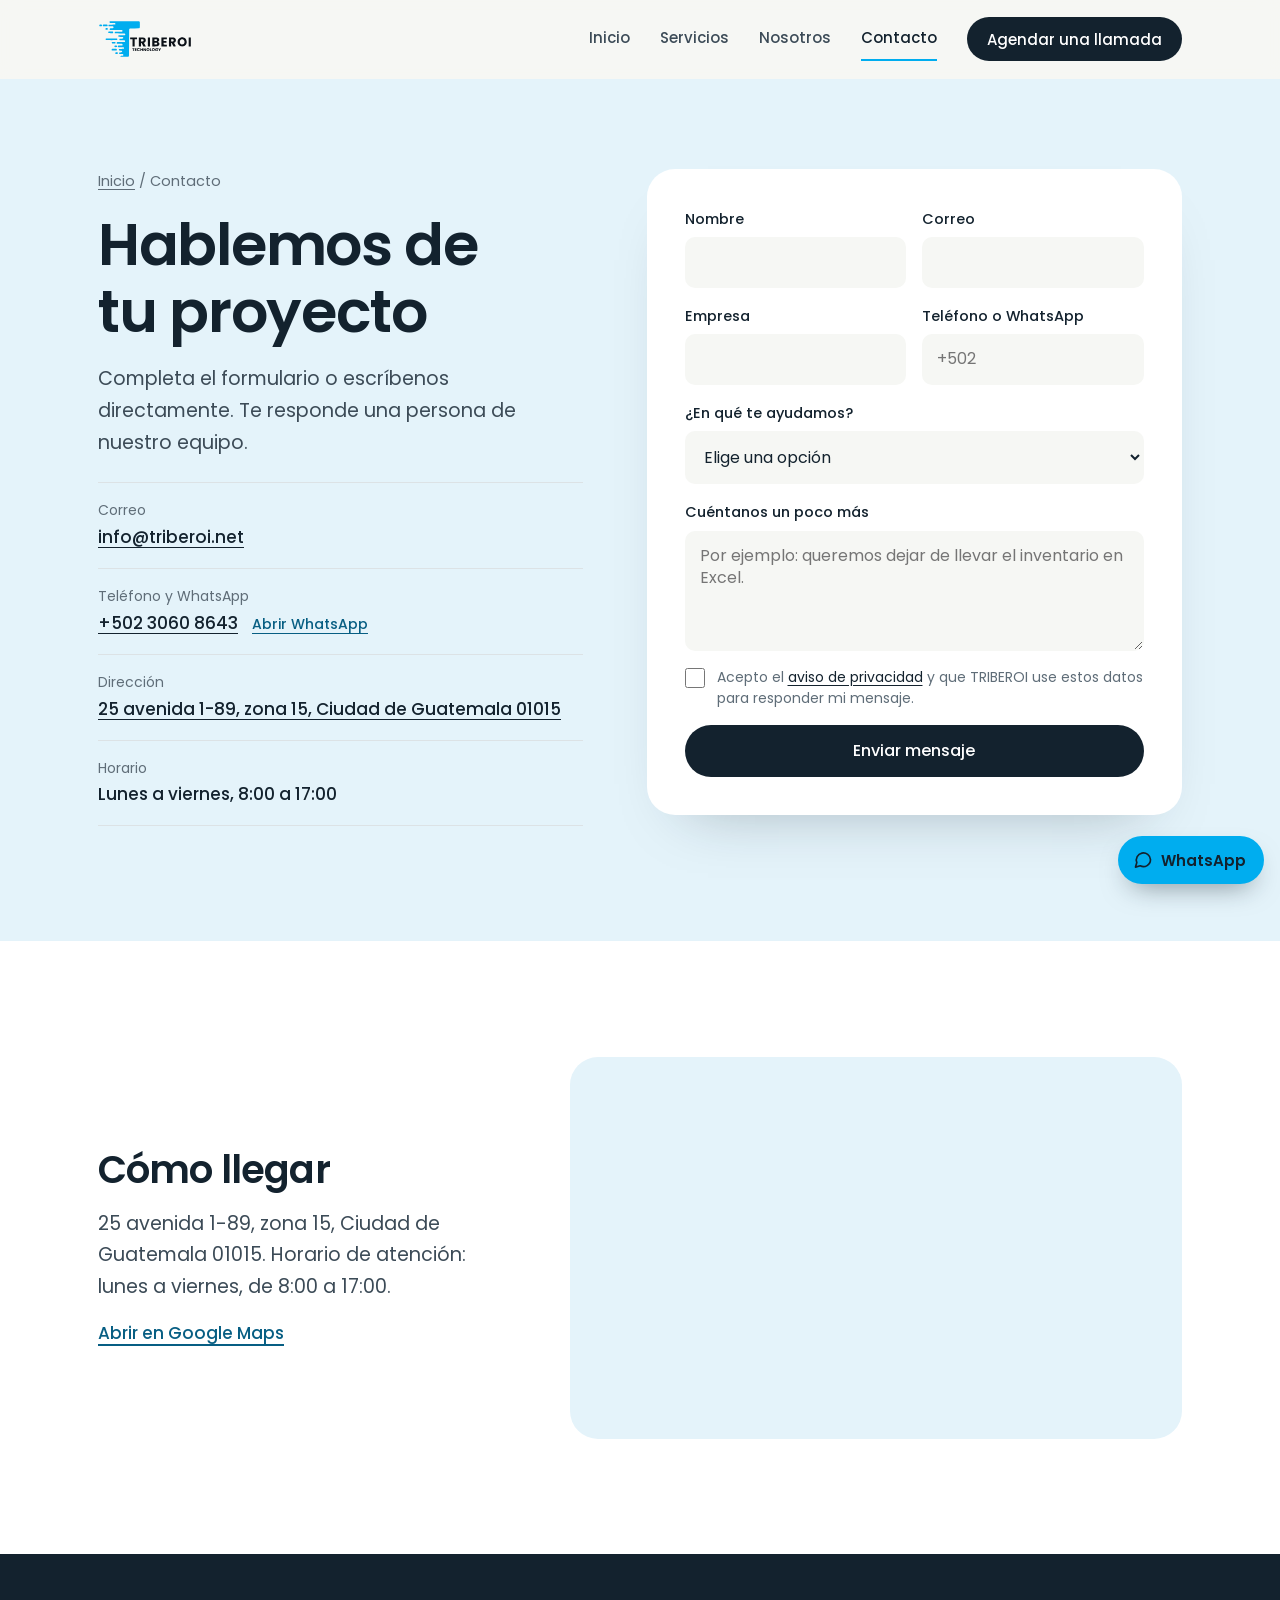
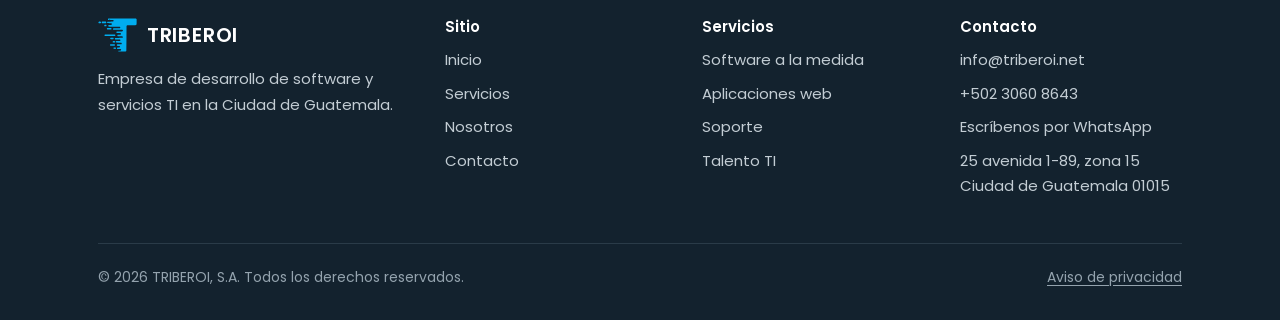
<file: contacto/index.html>
<!doctype html>
<html lang="es-GT">
<head>
<meta charset="utf-8">
<meta name="viewport" content="width=device-width, initial-scale=1, viewport-fit=cover">
<title>Contacto | TRIBEROI Technology, Guatemala</title>
<meta name="description" content="Escríbenos a info@triberoi.net o al +502 3060 8643. Oficina en 25 avenida 1-89, zona 15, Ciudad de Guatemala. Te responde una persona del equipo.">
<link rel="canonical" href="https://www.triberoi.net/contacto">
<link rel="alternate" hreflang="es-GT" href="https://www.triberoi.net/contacto"><link rel="alternate" hreflang="x-default" href="https://www.triberoi.net/contacto">
<meta name="robots" content="index, follow, max-image-preview:large, max-snippet:-1">
<meta name="author" content="TRIBEROI, S.A.">
<meta name="geo.region" content="GT-GU"><meta name="geo.placename" content="Ciudad de Guatemala">
<meta property="og:type" content="website"><meta property="og:locale" content="es_GT"><meta property="og:site_name" content="TRIBEROI Technology">
<meta property="og:title" content="Contacto | TRIBEROI Technology, Guatemala"><meta property="og:description" content="Escríbenos a info@triberoi.net o al +502 3060 8643. Oficina en 25 avenida 1-89, zona 15, Ciudad de Guatemala. Te responde una persona del equipo."><meta property="og:url" content="https://www.triberoi.net/contacto">
<meta property="og:image" content="https://www.triberoi.net/assets/og-triberoi.png"><meta property="og:image:width" content="1200"><meta property="og:image:height" content="630"><meta property="og:image:alt" content="TRIBEROI: Hacemos que la tecnología trabaje para tu empresa">
<meta name="twitter:card" content="summary_large_image"><meta name="twitter:title" content="Contacto | TRIBEROI Technology, Guatemala"><meta name="twitter:description" content="Escríbenos a info@triberoi.net o al +502 3060 8643. Oficina en 25 avenida 1-89, zona 15, Ciudad de Guatemala. Te responde una persona del equipo."><meta name="twitter:image" content="https://www.triberoi.net/assets/og-triberoi.png">
<meta name="theme-color" content="#F6F7F4">
<link rel="icon" href="/favicon.ico" sizes="48x48">
<link rel="icon" href="/assets/simbolo.svg" type="image/svg+xml">
<link rel="apple-touch-icon" href="/apple-touch-icon.png">
<link rel="manifest" href="/site.webmanifest">
<link rel="preload" href="/assets/fonts/poppins-latin-600-normal.woff2" as="font" type="font/woff2" crossorigin>
<link rel="preload" href="/assets/fonts/poppins-latin-400-normal.woff2" as="font" type="font/woff2" crossorigin>
<link rel="preconnect" href="https://images.unsplash.com" crossorigin>
<link rel="stylesheet" href="/assets/styles.css?v=5">
<script type="application/ld+json">
{"@context":"https://schema.org","@graph":[{"@type":["Organization","ProfessionalService"],"@id":"https://www.triberoi.net/#organizacion","name":"TRIBEROI Technology","alternateName":"TRIBEROI","legalName":"TRIBEROI, S.A.","url":"https://www.triberoi.net/","logo":{"@type":"ImageObject","url":"https://www.triberoi.net/assets/logo.png","width":600,"height":242},"image":"https://www.triberoi.net/assets/og-triberoi.png","slogan":"Hacemos que la tecnología trabaje para tu empresa.","description":"Empresa guatemalteca de tecnología: desarrollo de software a la medida, aplicaciones y sitios web, hosting, soporte, bases de datos, marketing digital, outsourcing de talento TI y consultoría tecnológica.","foundingDate":"2026-04-28","foundingLocation":{"@type":"Place","name":"Ciudad de Guatemala, Guatemala"},"telephone":"+50230608643","email":"info@triberoi.net","address":{"@type":"PostalAddress","streetAddress":"25 avenida 1-89, zona 15","postalCode":"01015","addressLocality":"Ciudad de Guatemala","addressRegion":"Guatemala","addressCountry":"GT"},"hasMap":"https://www.google.com/maps/search/?api=1&query=25+avenida+1-89+zona+15+Ciudad+de+Guatemala","openingHoursSpecification":[{"@type":"OpeningHoursSpecification","dayOfWeek":["Monday","Tuesday","Wednesday","Thursday","Friday"],"opens":"08:00","closes":"17:00"}],"contactPoint":[{"@type":"ContactPoint","contactType":"customer service","telephone":"+50230608643","email":"info@triberoi.net","areaServed":"GT","availableLanguage":["es"]}],"areaServed":{"@type":"Country","name":"Guatemala"},"knowsAbout":["Desarrollo de software","Desarrollo web","Hosting","Computación en la nube","Bases de datos","Soporte técnico","Marketing digital","Outsourcing de TI","Consultoría tecnológica"],"makesOffer":[{"@type":"Offer","itemOffered":{"@id":"https://www.triberoi.net/servicios#software"}},{"@type":"Offer","itemOffered":{"@id":"https://www.triberoi.net/servicios#web"}},{"@type":"Offer","itemOffered":{"@id":"https://www.triberoi.net/servicios#hosting"}},{"@type":"Offer","itemOffered":{"@id":"https://www.triberoi.net/servicios#soporte"}},{"@type":"Offer","itemOffered":{"@id":"https://www.triberoi.net/servicios#datos"}},{"@type":"Offer","itemOffered":{"@id":"https://www.triberoi.net/servicios#marketing"}},{"@type":"Offer","itemOffered":{"@id":"https://www.triberoi.net/servicios#talento"}},{"@type":"Offer","itemOffered":{"@id":"https://www.triberoi.net/servicios#consultoria"}}]},{"@type":"WebSite","@id":"https://www.triberoi.net/#sitio","url":"https://www.triberoi.net/","name":"TRIBEROI Technology","inLanguage":"es-GT","publisher":{"@id":"https://www.triberoi.net/#organizacion"}},{"@type":"BreadcrumbList","@id":"https://www.triberoi.net/contacto#migas","itemListElement":[{"@type":"ListItem","position":1,"name":"Inicio","item":"https://www.triberoi.net/"},{"@type":"ListItem","position":2,"name":"Contacto","item":"https://www.triberoi.net/contacto"}]},{"@type":"ContactPage","@id":"https://www.triberoi.net/contacto#pagina","url":"https://www.triberoi.net/contacto","name":"Contacto | TRIBEROI Technology, Guatemala","description":"Escríbenos a info@triberoi.net o al +502 3060 8643. Oficina en 25 avenida 1-89, zona 15, Ciudad de Guatemala. Te responde una persona del equipo.","inLanguage":"es-GT","isPartOf":{"@id":"https://www.triberoi.net/#sitio"},"about":{"@id":"https://www.triberoi.net/#organizacion"},"primaryImageOfPage":{"@type":"ImageObject","url":"https://www.triberoi.net/assets/og-triberoi.png"},"dateModified":"2026-10-25","breadcrumb":{"@id":"https://www.triberoi.net/contacto#migas"}}]}
</script>
</head>
<body>
<a class="skip" href="#contenido">Saltar al contenido</a>
<header class="top">
  <div class="wrap">
    <a class="brand" href="/" aria-label="TRIBEROI, ir al inicio"><img src="/assets/logo.svg" alt="TRIBEROI Technology" width="101" height="38"></a>
    <button class="menu-btn" id="menuBtn" type="button" aria-expanded="false" aria-controls="nav" aria-label="Abrir menú"><svg width="22" height="22" viewBox="0 0 24 24" fill="none" stroke="currentColor" stroke-width="2" stroke-linecap="round" aria-hidden="true"><line x1="3" y1="7" x2="21" y2="7"/><line x1="3" y1="12" x2="21" y2="12"/><line x1="3" y1="17" x2="21" y2="17"/></svg></button>
    <nav class="nav" id="nav" aria-label="Principal">
      <a href="/">Inicio</a><a href="/servicios">Servicios</a><a href="/nosotros">Nosotros</a><a href="/contacto" aria-current="page">Contacto</a>
      <a class="btn btn-ink" href="/contacto">Agendar una llamada</a>
    </nav>
  </div>
</header>
<main id="contenido">

<section class="skyband" style="padding-top:clamp(48px,7vw,96px)">
  <div class="wrap contact">
    <div class="contact-copy">
      <p class="crumbs"><a href="/">Inicio</a> / Contacto</p>
      <h1>Hablemos de tu proyecto</h1>
      <p class="lead">Completa el formulario o escríbenos directamente. Te responde una persona de nuestro equipo.</p>
      <div class="info">
        <div><span>Correo</span><span><a href="mailto:info@triberoi.net">info@triberoi.net</a></span></div>
        <div><span>Teléfono y WhatsApp</span><span><a href="tel:+50230608643">+502 3060 8643</a> <a class="mini" href="https://wa.me/50230608643" target="_blank" rel="noopener">Abrir WhatsApp</a></span></div>
        <div><span>Dirección</span><span><a href="https://www.google.com/maps/search/?api=1&amp;query=25+avenida+1-89+zona+15+Ciudad+de+Guatemala" target="_blank" rel="noopener">25 avenida 1-89, zona 15, Ciudad de Guatemala 01015</a></span></div>
        <div><span>Horario</span><span>Lunes a viernes, 8:00 a 17:00</span></div>
      </div>
    </div>
    <form data-form novalidate>
      <div class="field"><label for="c-nombre">Nombre</label><input id="c-nombre" name="nombre" type="text" autocomplete="name" required></div>
      <div class="field"><label for="c-correo">Correo</label><input id="c-correo" name="correo" type="email" autocomplete="email" required></div>
      <div class="field"><label for="c-empresa">Empresa</label><input id="c-empresa" name="empresa" type="text" autocomplete="organization"></div>
      <div class="field"><label for="c-tel">Teléfono o WhatsApp</label><input id="c-tel" name="telefono" type="tel" autocomplete="tel" placeholder="+502"></div>
      <div class="field full"><label for="c-servicio">¿En qué te ayudamos?</label><select id="c-servicio" name="servicio"><option value="">Elige una opción</option><option value="software">Software a la medida</option><option value="web">Aplicaciones y sitios web</option><option value="hosting">Hosting y nube</option><option value="soporte">Soporte y mantenimiento</option><option value="datos">Bases de datos</option><option value="marketing">Marketing digital</option><option value="talento">Outsourcing de talento TI</option><option value="consultoria">Consultoría tecnológica</option><option value="otro">Aún no lo sé</option></select></div>
      <div class="field full"><label for="c-msg">Cuéntanos un poco más</label><textarea id="c-msg" name="mensaje" placeholder="Por ejemplo: queremos dejar de llevar el inventario en Excel."></textarea></div>
      <label class="check" for="c-priv"><input id="c-priv" name="privacidad" type="checkbox" required><span>Acepto el <a href="/privacidad">aviso de privacidad</a> y que TRIBEROI use estos datos para responder mi mensaje.</span></label>
      <button class="btn btn-ink" type="submit">Enviar mensaje</button>
    </form>
  </div>
</section>
<section class="white map-sec" aria-labelledby="mapa-t">
  <div class="wrap map-wrap">
    <div><h2 id="mapa-t">Cómo llegar</h2><p class="lead">25 avenida 1-89, zona 15, Ciudad de Guatemala 01015. Horario de atención: lunes a viernes, de 8:00 a 17:00.</p><p><a class="textlink" href="https://www.google.com/maps/search/?api=1&amp;query=25+avenida+1-89+zona+15+Ciudad+de+Guatemala" target="_blank" rel="noopener">Abrir en Google Maps</a></p></div>
    <div class="map"><iframe title="Mapa de la oficina de TRIBEROI en la zona 15 de la Ciudad de Guatemala" src="https://www.google.com/maps?q=25+avenida+1-89+zona+15+Ciudad+de+Guatemala&amp;output=embed" loading="lazy" referrerpolicy="no-referrer-when-downgrade"></iframe></div>
  </div>
</section>
</main>
<footer>
  <div class="wrap">
    <div class="foot">
      <div><p class="foot-brand"><img src="/assets/simbolo.svg" alt="" width="40" height="35"><span>TRIBEROI</span></p><p>Empresa de desarrollo de software y servicios TI en la Ciudad de Guatemala.</p></div>
      <div><h2>Sitio</h2><ul><li><a href="/">Inicio</a></li><li><a href="/servicios">Servicios</a></li><li><a href="/nosotros">Nosotros</a></li><li><a href="/contacto">Contacto</a></li></ul></div>
      <div><h2>Servicios</h2><ul><li><a href="/servicios#software">Software a la medida</a></li><li><a href="/servicios#web">Aplicaciones web</a></li><li><a href="/servicios#soporte">Soporte</a></li><li><a href="/servicios#talento">Talento TI</a></li></ul></div>
      <div><h2>Contacto</h2><address><ul><li><a href="mailto:info@triberoi.net">info@triberoi.net</a></li><li><a href="tel:+50230608643">+502 3060 8643</a></li><li><a href="https://wa.me/50230608643" target="_blank" rel="noopener">Escríbenos por WhatsApp</a></li><li><a href="https://www.google.com/maps/search/?api=1&amp;query=25+avenida+1-89+zona+15+Ciudad+de+Guatemala" target="_blank" rel="noopener">25 avenida 1-89, zona 15<br>Ciudad de Guatemala 01015</a></li></ul></address></div>
    </div>
    <div class="legal"><span>© 2026 TRIBEROI, S.A. Todos los derechos reservados.</span><a href="/privacidad">Aviso de privacidad</a></div>
  </div>
</footer>
<a class="wa-float" href="https://wa.me/50230608643" target="_blank" rel="noopener" aria-label="Escríbenos por WhatsApp al +502 3060 8643"><svg width="20" height="20" viewBox="0 0 24 24" fill="none" stroke="currentColor" stroke-width="2" stroke-linecap="round" stroke-linejoin="round" aria-hidden="true"><path d="M21 11.5a8.4 8.4 0 0 1-12.4 7.4L3 20.5l1.6-5.4A8.5 8.5 0 1 1 21 11.5z"/></svg><span>WhatsApp</span></a>
<script src="/assets/app.js?v=5" defer></script>
</body>
</html>
</file>
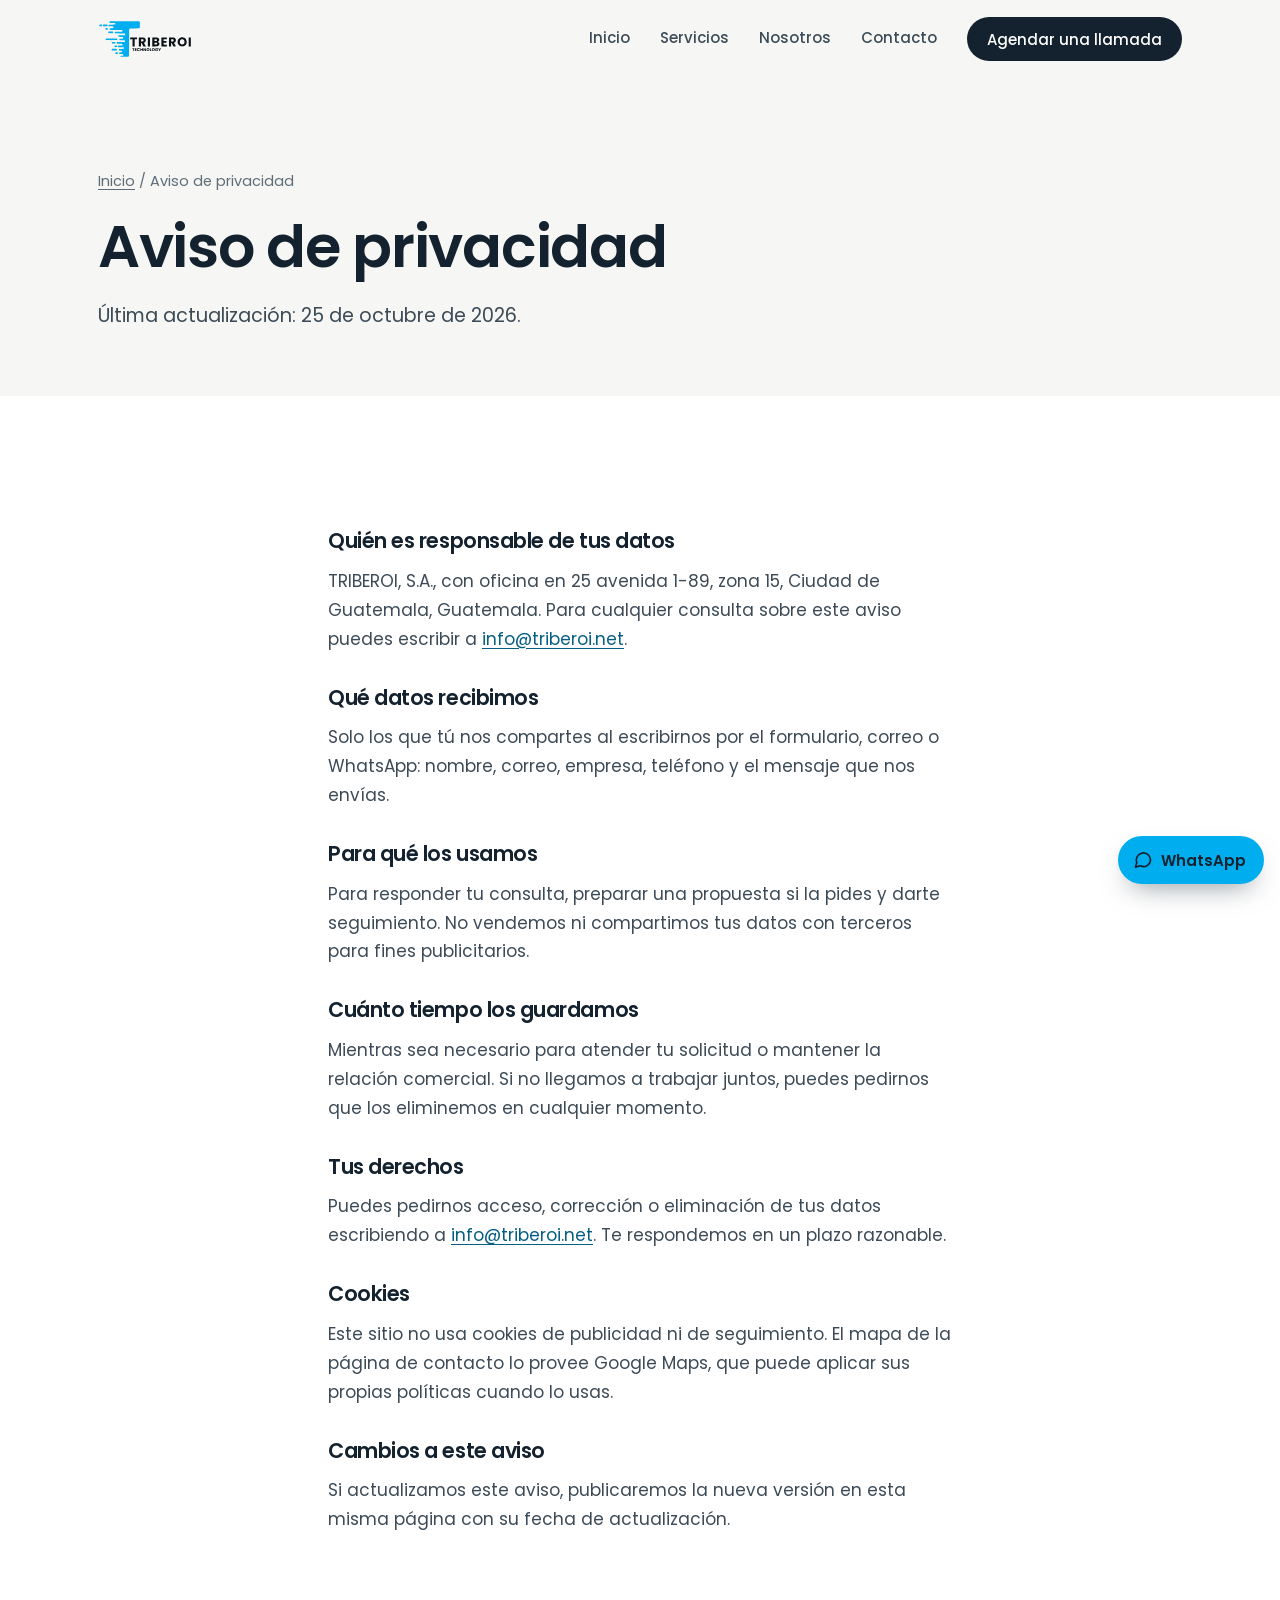
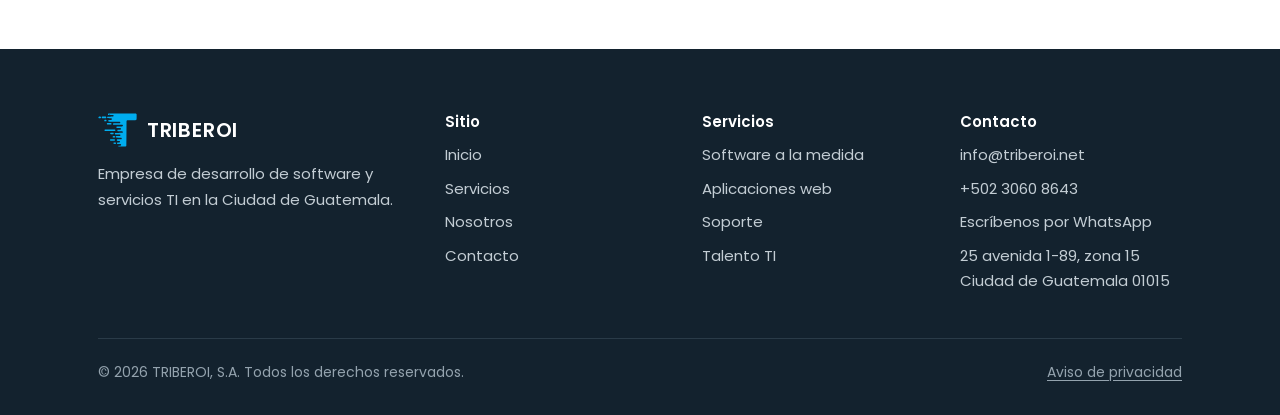
<file: privacidad/index.html>
<!doctype html>
<html lang="es-GT">
<head>
<meta charset="utf-8">
<meta name="viewport" content="width=device-width, initial-scale=1, viewport-fit=cover">
<title>Aviso de privacidad | TRIBEROI</title>
<meta name="description" content="Cómo TRIBEROI, S.A. trata los datos que compartes al escribirnos por el sitio web, correo o WhatsApp.">
<link rel="canonical" href="https://www.triberoi.net/privacidad">
<link rel="alternate" hreflang="es-GT" href="https://www.triberoi.net/privacidad"><link rel="alternate" hreflang="x-default" href="https://www.triberoi.net/privacidad">
<meta name="robots" content="index, follow, max-image-preview:large, max-snippet:-1">
<meta name="author" content="TRIBEROI, S.A.">
<meta name="geo.region" content="GT-GU"><meta name="geo.placename" content="Ciudad de Guatemala">
<meta property="og:type" content="website"><meta property="og:locale" content="es_GT"><meta property="og:site_name" content="TRIBEROI Technology">
<meta property="og:title" content="Aviso de privacidad | TRIBEROI"><meta property="og:description" content="Cómo TRIBEROI, S.A. trata los datos que compartes al escribirnos por el sitio web, correo o WhatsApp."><meta property="og:url" content="https://www.triberoi.net/privacidad">
<meta property="og:image" content="https://www.triberoi.net/assets/og-triberoi.png"><meta property="og:image:width" content="1200"><meta property="og:image:height" content="630"><meta property="og:image:alt" content="TRIBEROI: Hacemos que la tecnología trabaje para tu empresa">
<meta name="twitter:card" content="summary_large_image"><meta name="twitter:title" content="Aviso de privacidad | TRIBEROI"><meta name="twitter:description" content="Cómo TRIBEROI, S.A. trata los datos que compartes al escribirnos por el sitio web, correo o WhatsApp."><meta name="twitter:image" content="https://www.triberoi.net/assets/og-triberoi.png">
<meta name="theme-color" content="#F6F7F4">
<link rel="icon" href="/favicon.ico" sizes="48x48">
<link rel="icon" href="/assets/simbolo.svg" type="image/svg+xml">
<link rel="apple-touch-icon" href="/apple-touch-icon.png">
<link rel="manifest" href="/site.webmanifest">
<link rel="preload" href="/assets/fonts/poppins-latin-600-normal.woff2" as="font" type="font/woff2" crossorigin>
<link rel="preload" href="/assets/fonts/poppins-latin-400-normal.woff2" as="font" type="font/woff2" crossorigin>
<link rel="preconnect" href="https://images.unsplash.com" crossorigin>
<link rel="stylesheet" href="/assets/styles.css?v=5">
<script type="application/ld+json">
{"@context":"https://schema.org","@graph":[{"@type":["Organization","ProfessionalService"],"@id":"https://www.triberoi.net/#organizacion","name":"TRIBEROI Technology","alternateName":"TRIBEROI","legalName":"TRIBEROI, S.A.","url":"https://www.triberoi.net/","logo":{"@type":"ImageObject","url":"https://www.triberoi.net/assets/logo.png","width":600,"height":242},"image":"https://www.triberoi.net/assets/og-triberoi.png","slogan":"Hacemos que la tecnología trabaje para tu empresa.","description":"Empresa guatemalteca de tecnología: desarrollo de software a la medida, aplicaciones y sitios web, hosting, soporte, bases de datos, marketing digital, outsourcing de talento TI y consultoría tecnológica.","foundingDate":"2026-04-28","foundingLocation":{"@type":"Place","name":"Ciudad de Guatemala, Guatemala"},"telephone":"+50230608643","email":"info@triberoi.net","address":{"@type":"PostalAddress","streetAddress":"25 avenida 1-89, zona 15","postalCode":"01015","addressLocality":"Ciudad de Guatemala","addressRegion":"Guatemala","addressCountry":"GT"},"hasMap":"https://www.google.com/maps/search/?api=1&query=25+avenida+1-89+zona+15+Ciudad+de+Guatemala","openingHoursSpecification":[{"@type":"OpeningHoursSpecification","dayOfWeek":["Monday","Tuesday","Wednesday","Thursday","Friday"],"opens":"08:00","closes":"17:00"}],"contactPoint":[{"@type":"ContactPoint","contactType":"customer service","telephone":"+50230608643","email":"info@triberoi.net","areaServed":"GT","availableLanguage":["es"]}],"areaServed":{"@type":"Country","name":"Guatemala"},"knowsAbout":["Desarrollo de software","Desarrollo web","Hosting","Computación en la nube","Bases de datos","Soporte técnico","Marketing digital","Outsourcing de TI","Consultoría tecnológica"],"makesOffer":[{"@type":"Offer","itemOffered":{"@id":"https://www.triberoi.net/servicios#software"}},{"@type":"Offer","itemOffered":{"@id":"https://www.triberoi.net/servicios#web"}},{"@type":"Offer","itemOffered":{"@id":"https://www.triberoi.net/servicios#hosting"}},{"@type":"Offer","itemOffered":{"@id":"https://www.triberoi.net/servicios#soporte"}},{"@type":"Offer","itemOffered":{"@id":"https://www.triberoi.net/servicios#datos"}},{"@type":"Offer","itemOffered":{"@id":"https://www.triberoi.net/servicios#marketing"}},{"@type":"Offer","itemOffered":{"@id":"https://www.triberoi.net/servicios#talento"}},{"@type":"Offer","itemOffered":{"@id":"https://www.triberoi.net/servicios#consultoria"}}]},{"@type":"WebSite","@id":"https://www.triberoi.net/#sitio","url":"https://www.triberoi.net/","name":"TRIBEROI Technology","inLanguage":"es-GT","publisher":{"@id":"https://www.triberoi.net/#organizacion"}},{"@type":"BreadcrumbList","@id":"https://www.triberoi.net/privacidad#migas","itemListElement":[{"@type":"ListItem","position":1,"name":"Inicio","item":"https://www.triberoi.net/"},{"@type":"ListItem","position":2,"name":"Aviso de privacidad","item":"https://www.triberoi.net/privacidad"}]},{"@type":"WebPage","@id":"https://www.triberoi.net/privacidad#pagina","url":"https://www.triberoi.net/privacidad","name":"Aviso de privacidad | TRIBEROI","description":"Cómo TRIBEROI, S.A. trata los datos que compartes al escribirnos por el sitio web, correo o WhatsApp.","inLanguage":"es-GT","isPartOf":{"@id":"https://www.triberoi.net/#sitio"},"about":{"@id":"https://www.triberoi.net/#organizacion"},"primaryImageOfPage":{"@type":"ImageObject","url":"https://www.triberoi.net/assets/og-triberoi.png"},"dateModified":"2026-10-25","breadcrumb":{"@id":"https://www.triberoi.net/privacidad#migas"}}]}
</script>
</head>
<body>
<a class="skip" href="#contenido">Saltar al contenido</a>
<header class="top">
  <div class="wrap">
    <a class="brand" href="/" aria-label="TRIBEROI, ir al inicio"><img src="/assets/logo.svg" alt="TRIBEROI Technology" width="101" height="38"></a>
    <button class="menu-btn" id="menuBtn" type="button" aria-expanded="false" aria-controls="nav" aria-label="Abrir menú"><svg width="22" height="22" viewBox="0 0 24 24" fill="none" stroke="currentColor" stroke-width="2" stroke-linecap="round" aria-hidden="true"><line x1="3" y1="7" x2="21" y2="7"/><line x1="3" y1="12" x2="21" y2="12"/><line x1="3" y1="17" x2="21" y2="17"/></svg></button>
    <nav class="nav" id="nav" aria-label="Principal">
      <a href="/">Inicio</a><a href="/servicios">Servicios</a><a href="/nosotros">Nosotros</a><a href="/contacto">Contacto</a>
      <a class="btn btn-ink" href="/contacto">Agendar una llamada</a>
    </nav>
  </div>
</header>
<main id="contenido">
<div class="page-intro">
  <div class="wrap">
    <p class="crumbs"><a href="/">Inicio</a> / Aviso de privacidad</p>
    <h1>Aviso de privacidad</h1>
    <p class="lead">Última actualización: 25 de octubre de 2026.</p>
  </div>
</div>
<section class="white">
  <div class="wrap prose">
    <h2>Quién es responsable de tus datos</h2>
    <p>TRIBEROI, S.A., con oficina en 25 avenida 1-89, zona 15, Ciudad de Guatemala, Guatemala. Para cualquier consulta sobre este aviso puedes escribir a <a href="mailto:info@triberoi.net">info@triberoi.net</a>.</p>
    <h2>Qué datos recibimos</h2>
    <p>Solo los que tú nos compartes al escribirnos por el formulario, correo o WhatsApp: nombre, correo, empresa, teléfono y el mensaje que nos envías.</p>
    <h2>Para qué los usamos</h2>
    <p>Para responder tu consulta, preparar una propuesta si la pides y darte seguimiento. No vendemos ni compartimos tus datos con terceros para fines publicitarios.</p>
    <h2>Cuánto tiempo los guardamos</h2>
    <p>Mientras sea necesario para atender tu solicitud o mantener la relación comercial. Si no llegamos a trabajar juntos, puedes pedirnos que los eliminemos en cualquier momento.</p>
    <h2>Tus derechos</h2>
    <p>Puedes pedirnos acceso, corrección o eliminación de tus datos escribiendo a <a href="mailto:info@triberoi.net">info@triberoi.net</a>. Te respondemos en un plazo razonable.</p>
    <h2>Cookies</h2>
    <p>Este sitio no usa cookies de publicidad ni de seguimiento. El mapa de la página de contacto lo provee Google Maps, que puede aplicar sus propias políticas cuando lo usas.</p>
    <h2>Cambios a este aviso</h2>
    <p>Si actualizamos este aviso, publicaremos la nueva versión en esta misma página con su fecha de actualización.</p>
  </div>
</section>
</main>
<footer>
  <div class="wrap">
    <div class="foot">
      <div><p class="foot-brand"><img src="/assets/simbolo.svg" alt="" width="40" height="35"><span>TRIBEROI</span></p><p>Empresa de desarrollo de software y servicios TI en la Ciudad de Guatemala.</p></div>
      <div><h2>Sitio</h2><ul><li><a href="/">Inicio</a></li><li><a href="/servicios">Servicios</a></li><li><a href="/nosotros">Nosotros</a></li><li><a href="/contacto">Contacto</a></li></ul></div>
      <div><h2>Servicios</h2><ul><li><a href="/servicios#software">Software a la medida</a></li><li><a href="/servicios#web">Aplicaciones web</a></li><li><a href="/servicios#soporte">Soporte</a></li><li><a href="/servicios#talento">Talento TI</a></li></ul></div>
      <div><h2>Contacto</h2><address><ul><li><a href="mailto:info@triberoi.net">info@triberoi.net</a></li><li><a href="tel:+50230608643">+502 3060 8643</a></li><li><a href="https://wa.me/50230608643" target="_blank" rel="noopener">Escríbenos por WhatsApp</a></li><li><a href="https://www.google.com/maps/search/?api=1&amp;query=25+avenida+1-89+zona+15+Ciudad+de+Guatemala" target="_blank" rel="noopener">25 avenida 1-89, zona 15<br>Ciudad de Guatemala 01015</a></li></ul></address></div>
    </div>
    <div class="legal"><span>© 2026 TRIBEROI, S.A. Todos los derechos reservados.</span><a href="/privacidad">Aviso de privacidad</a></div>
  </div>
</footer>
<a class="wa-float" href="https://wa.me/50230608643" target="_blank" rel="noopener" aria-label="Escríbenos por WhatsApp al +502 3060 8643"><svg width="20" height="20" viewBox="0 0 24 24" fill="none" stroke="currentColor" stroke-width="2" stroke-linecap="round" stroke-linejoin="round" aria-hidden="true"><path d="M21 11.5a8.4 8.4 0 0 1-12.4 7.4L3 20.5l1.6-5.4A8.5 8.5 0 1 1 21 11.5z"/></svg><span>WhatsApp</span></a>
<script src="/assets/app.js?v=5" defer></script>
</body>
</html>
</file>
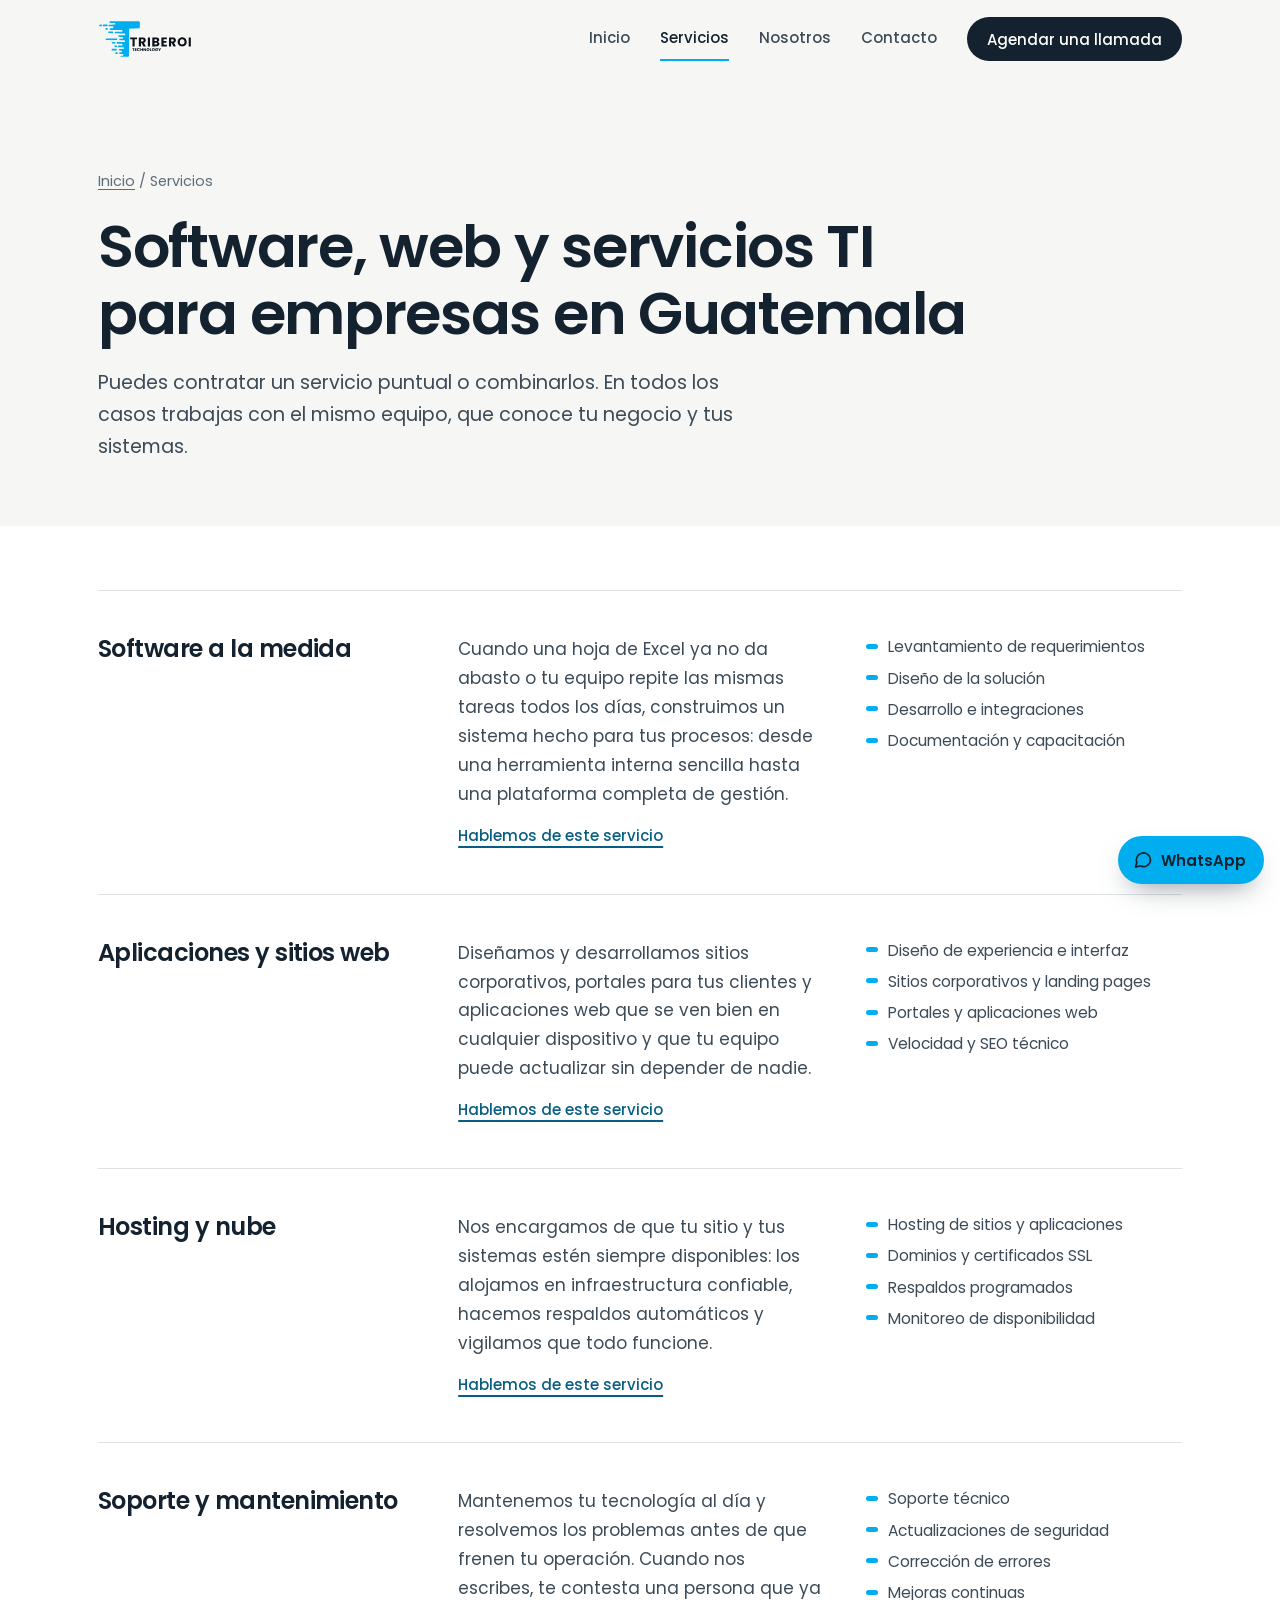
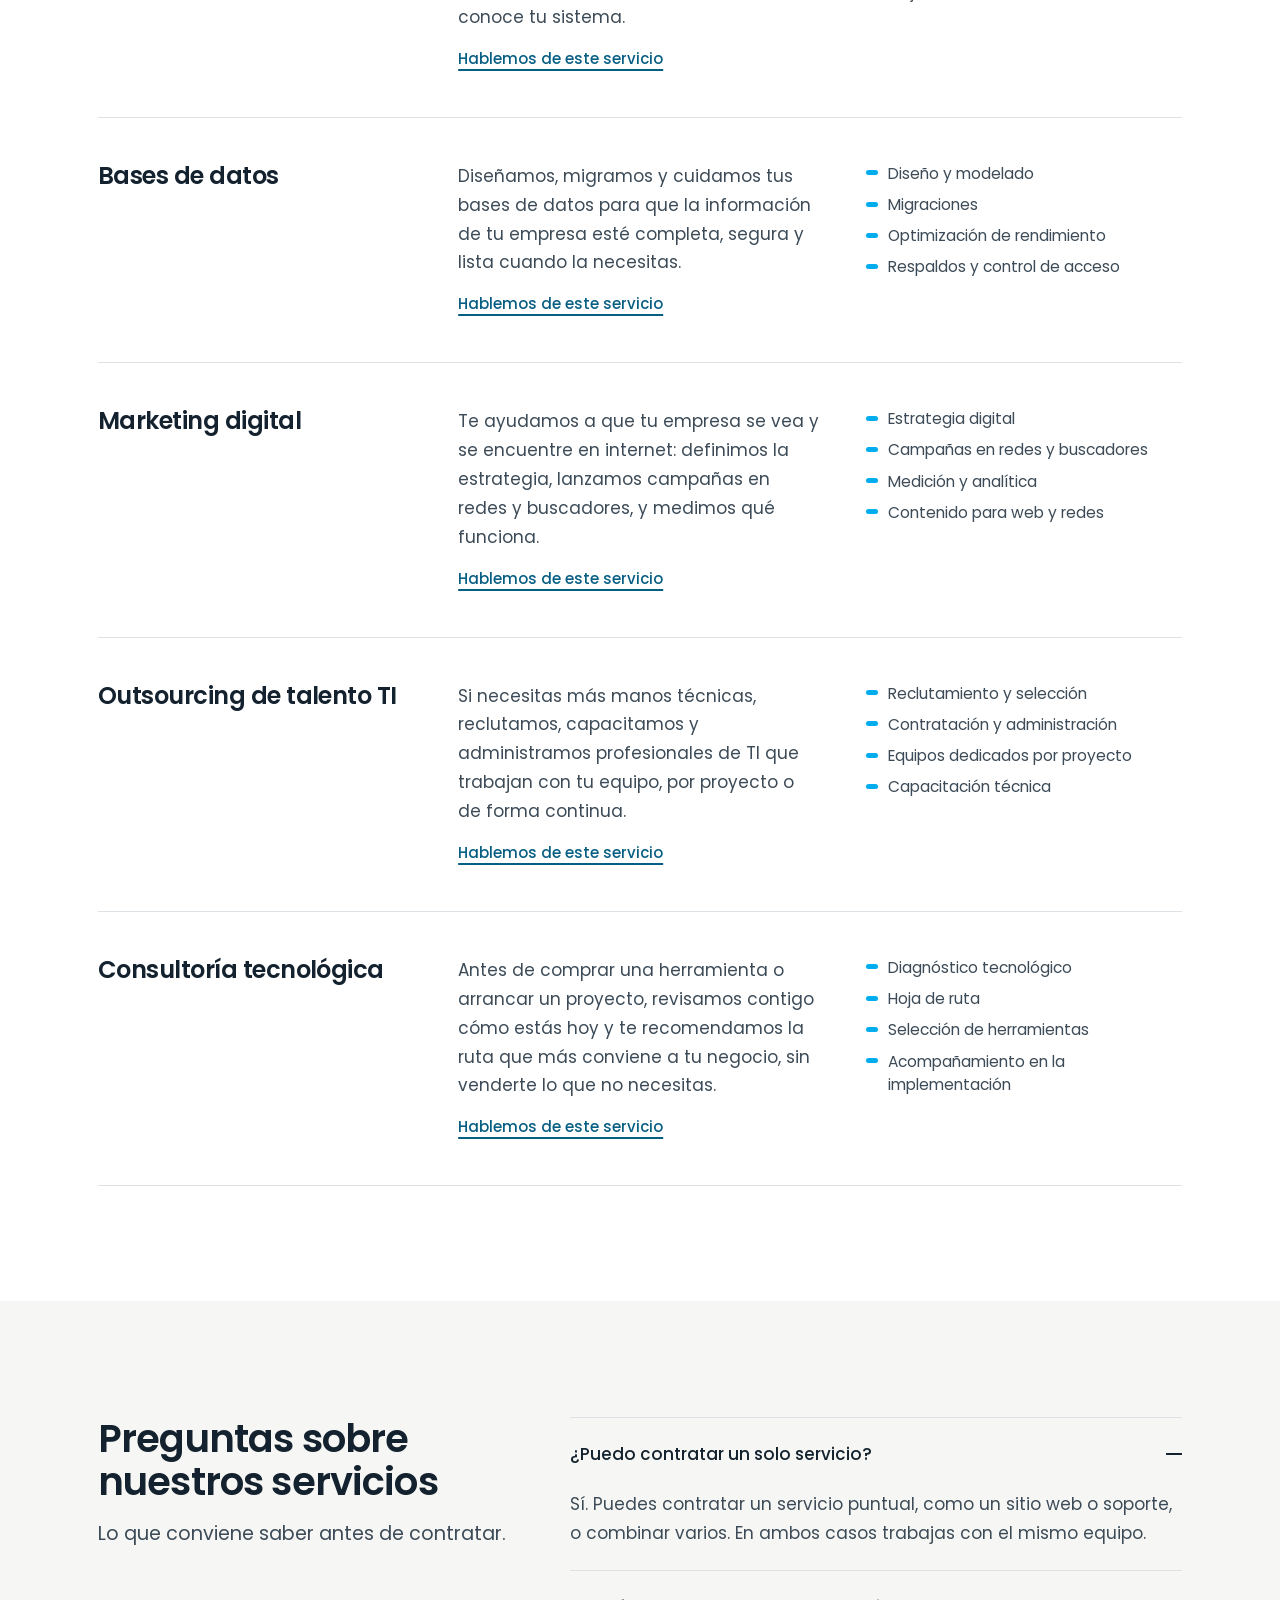
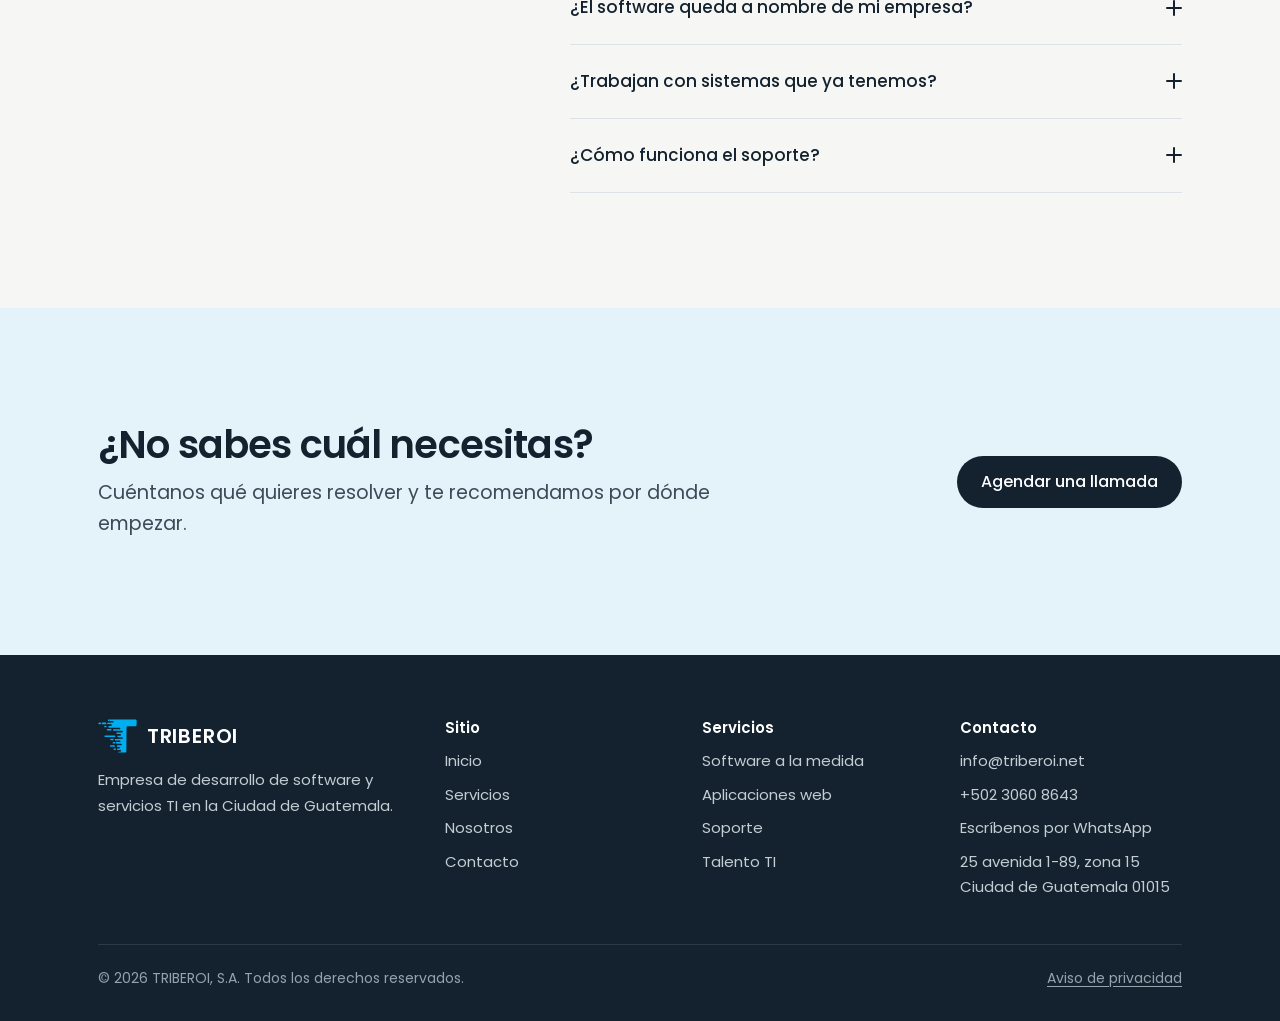
<file: servicios/index.html>
<!doctype html>
<html lang="es-GT">
<head>
<meta charset="utf-8">
<meta name="viewport" content="width=device-width, initial-scale=1, viewport-fit=cover">
<title>Servicios de software, web y TI en Guatemala | TRIBEROI</title>
<meta name="description" content="Software a la medida, aplicaciones y sitios web, hosting y nube, soporte, bases de datos, marketing digital, outsourcing de talento TI y consultoría tecnológica en Guatemala.">
<link rel="canonical" href="https://www.triberoi.net/servicios">
<link rel="alternate" hreflang="es-GT" href="https://www.triberoi.net/servicios"><link rel="alternate" hreflang="x-default" href="https://www.triberoi.net/servicios">
<meta name="robots" content="index, follow, max-image-preview:large, max-snippet:-1">
<meta name="author" content="TRIBEROI, S.A.">
<meta name="geo.region" content="GT-GU"><meta name="geo.placename" content="Ciudad de Guatemala">
<meta property="og:type" content="website"><meta property="og:locale" content="es_GT"><meta property="og:site_name" content="TRIBEROI Technology">
<meta property="og:title" content="Servicios de software, web y TI en Guatemala | TRIBEROI"><meta property="og:description" content="Software a la medida, aplicaciones y sitios web, hosting y nube, soporte, bases de datos, marketing digital, outsourcing de talento TI y consultoría tecnológica en Guatemala."><meta property="og:url" content="https://www.triberoi.net/servicios">
<meta property="og:image" content="https://www.triberoi.net/assets/og-triberoi.png"><meta property="og:image:width" content="1200"><meta property="og:image:height" content="630"><meta property="og:image:alt" content="TRIBEROI: Hacemos que la tecnología trabaje para tu empresa">
<meta name="twitter:card" content="summary_large_image"><meta name="twitter:title" content="Servicios de software, web y TI en Guatemala | TRIBEROI"><meta name="twitter:description" content="Software a la medida, aplicaciones y sitios web, hosting y nube, soporte, bases de datos, marketing digital, outsourcing de talento TI y consultoría tecnológica en Guatemala."><meta name="twitter:image" content="https://www.triberoi.net/assets/og-triberoi.png">
<meta name="theme-color" content="#F6F7F4">
<link rel="icon" href="/favicon.ico" sizes="48x48">
<link rel="icon" href="/assets/simbolo.svg" type="image/svg+xml">
<link rel="apple-touch-icon" href="/apple-touch-icon.png">
<link rel="manifest" href="/site.webmanifest">
<link rel="preload" href="/assets/fonts/poppins-latin-600-normal.woff2" as="font" type="font/woff2" crossorigin>
<link rel="preload" href="/assets/fonts/poppins-latin-400-normal.woff2" as="font" type="font/woff2" crossorigin>
<link rel="preconnect" href="https://images.unsplash.com" crossorigin>
<link rel="stylesheet" href="/assets/styles.css?v=5">
<script type="application/ld+json">
{"@context":"https://schema.org","@graph":[{"@type":["Organization","ProfessionalService"],"@id":"https://www.triberoi.net/#organizacion","name":"TRIBEROI Technology","alternateName":"TRIBEROI","legalName":"TRIBEROI, S.A.","url":"https://www.triberoi.net/","logo":{"@type":"ImageObject","url":"https://www.triberoi.net/assets/logo.png","width":600,"height":242},"image":"https://www.triberoi.net/assets/og-triberoi.png","slogan":"Hacemos que la tecnología trabaje para tu empresa.","description":"Empresa guatemalteca de tecnología: desarrollo de software a la medida, aplicaciones y sitios web, hosting, soporte, bases de datos, marketing digital, outsourcing de talento TI y consultoría tecnológica.","foundingDate":"2026-04-28","foundingLocation":{"@type":"Place","name":"Ciudad de Guatemala, Guatemala"},"telephone":"+50230608643","email":"info@triberoi.net","address":{"@type":"PostalAddress","streetAddress":"25 avenida 1-89, zona 15","postalCode":"01015","addressLocality":"Ciudad de Guatemala","addressRegion":"Guatemala","addressCountry":"GT"},"hasMap":"https://www.google.com/maps/search/?api=1&query=25+avenida+1-89+zona+15+Ciudad+de+Guatemala","openingHoursSpecification":[{"@type":"OpeningHoursSpecification","dayOfWeek":["Monday","Tuesday","Wednesday","Thursday","Friday"],"opens":"08:00","closes":"17:00"}],"contactPoint":[{"@type":"ContactPoint","contactType":"customer service","telephone":"+50230608643","email":"info@triberoi.net","areaServed":"GT","availableLanguage":["es"]}],"areaServed":{"@type":"Country","name":"Guatemala"},"knowsAbout":["Desarrollo de software","Desarrollo web","Hosting","Computación en la nube","Bases de datos","Soporte técnico","Marketing digital","Outsourcing de TI","Consultoría tecnológica"],"makesOffer":[{"@type":"Offer","itemOffered":{"@id":"https://www.triberoi.net/servicios#software"}},{"@type":"Offer","itemOffered":{"@id":"https://www.triberoi.net/servicios#web"}},{"@type":"Offer","itemOffered":{"@id":"https://www.triberoi.net/servicios#hosting"}},{"@type":"Offer","itemOffered":{"@id":"https://www.triberoi.net/servicios#soporte"}},{"@type":"Offer","itemOffered":{"@id":"https://www.triberoi.net/servicios#datos"}},{"@type":"Offer","itemOffered":{"@id":"https://www.triberoi.net/servicios#marketing"}},{"@type":"Offer","itemOffered":{"@id":"https://www.triberoi.net/servicios#talento"}},{"@type":"Offer","itemOffered":{"@id":"https://www.triberoi.net/servicios#consultoria"}}]},{"@type":"WebSite","@id":"https://www.triberoi.net/#sitio","url":"https://www.triberoi.net/","name":"TRIBEROI Technology","inLanguage":"es-GT","publisher":{"@id":"https://www.triberoi.net/#organizacion"}},{"@type":"BreadcrumbList","@id":"https://www.triberoi.net/servicios#migas","itemListElement":[{"@type":"ListItem","position":1,"name":"Inicio","item":"https://www.triberoi.net/"},{"@type":"ListItem","position":2,"name":"Servicios","item":"https://www.triberoi.net/servicios"}]},{"@type":"CollectionPage","@id":"https://www.triberoi.net/servicios#pagina","url":"https://www.triberoi.net/servicios","name":"Servicios de software, web y TI en Guatemala | TRIBEROI","description":"Software a la medida, aplicaciones y sitios web, hosting y nube, soporte, bases de datos, marketing digital, outsourcing de talento TI y consultoría tecnológica en Guatemala.","inLanguage":"es-GT","isPartOf":{"@id":"https://www.triberoi.net/#sitio"},"about":{"@id":"https://www.triberoi.net/#organizacion"},"primaryImageOfPage":{"@type":"ImageObject","url":"https://www.triberoi.net/assets/og-triberoi.png"},"dateModified":"2026-10-25","breadcrumb":{"@id":"https://www.triberoi.net/servicios#migas"}},{"@type":"Service","@id":"https://www.triberoi.net/servicios#software","name":"Software a la medida","description":"Sistemas hechos para los procesos de cada empresa, desde herramientas internas hasta plataformas de gestión.","serviceType":"Software a la medida","url":"https://www.triberoi.net/servicios#software","provider":{"@id":"https://www.triberoi.net/#organizacion"},"areaServed":{"@type":"Country","name":"Guatemala"}},{"@type":"Service","@id":"https://www.triberoi.net/servicios#web","name":"Aplicaciones y sitios web","description":"Sitios corporativos, portales para clientes y aplicaciones web responsivas y fáciles de actualizar.","serviceType":"Aplicaciones y sitios web","url":"https://www.triberoi.net/servicios#web","provider":{"@id":"https://www.triberoi.net/#organizacion"},"areaServed":{"@type":"Country","name":"Guatemala"}},{"@type":"Service","@id":"https://www.triberoi.net/servicios#hosting","name":"Hosting y nube","description":"Alojamiento de sitios y sistemas en infraestructura confiable, con respaldos automáticos y monitoreo.","serviceType":"Hosting y nube","url":"https://www.triberoi.net/servicios#hosting","provider":{"@id":"https://www.triberoi.net/#organizacion"},"areaServed":{"@type":"Country","name":"Guatemala"}},{"@type":"Service","@id":"https://www.triberoi.net/servicios#soporte","name":"Soporte y mantenimiento","description":"Soporte técnico, actualizaciones de seguridad, corrección de errores y mejoras continuas.","serviceType":"Soporte y mantenimiento","url":"https://www.triberoi.net/servicios#soporte","provider":{"@id":"https://www.triberoi.net/#organizacion"},"areaServed":{"@type":"Country","name":"Guatemala"}},{"@type":"Service","@id":"https://www.triberoi.net/servicios#datos","name":"Bases de datos","description":"Diseño, migración, optimización y respaldo de bases de datos empresariales.","serviceType":"Bases de datos","url":"https://www.triberoi.net/servicios#datos","provider":{"@id":"https://www.triberoi.net/#organizacion"},"areaServed":{"@type":"Country","name":"Guatemala"}},{"@type":"Service","@id":"https://www.triberoi.net/servicios#marketing","name":"Marketing digital","description":"Estrategia digital, campañas en redes sociales y buscadores, medición y contenido.","serviceType":"Marketing digital","url":"https://www.triberoi.net/servicios#marketing","provider":{"@id":"https://www.triberoi.net/#organizacion"},"areaServed":{"@type":"Country","name":"Guatemala"}},{"@type":"Service","@id":"https://www.triberoi.net/servicios#talento","name":"Outsourcing de talento TI","description":"Reclutamiento, contratación, capacitación y administración de profesionales de TI.","serviceType":"Outsourcing de talento TI","url":"https://www.triberoi.net/servicios#talento","provider":{"@id":"https://www.triberoi.net/#organizacion"},"areaServed":{"@type":"Country","name":"Guatemala"}},{"@type":"Service","@id":"https://www.triberoi.net/servicios#consultoria","name":"Consultoría tecnológica","description":"Diagnóstico tecnológico, hoja de ruta y acompañamiento en la selección e implementación de herramientas.","serviceType":"Consultoría tecnológica","url":"https://www.triberoi.net/servicios#consultoria","provider":{"@id":"https://www.triberoi.net/#organizacion"},"areaServed":{"@type":"Country","name":"Guatemala"}},{"@type":"FAQPage","@id":"https://www.triberoi.net/servicios#preguntas","mainEntity":[{"@type":"Question","name":"¿Puedo contratar un solo servicio?","acceptedAnswer":{"@type":"Answer","text":"Sí. Puedes contratar un servicio puntual, como un sitio web o soporte, o combinar varios. En ambos casos trabajas con el mismo equipo."}},{"@type":"Question","name":"¿El software queda a nombre de mi empresa?","acceptedAnswer":{"@type":"Answer","text":"Sí. Lo que desarrollamos para ti se entrega con su código y documentación, y los accesos a dominios, servidores y cuentas quedan a nombre de tu empresa."}},{"@type":"Question","name":"¿Trabajan con sistemas que ya tenemos?","acceptedAnswer":{"@type":"Answer","text":"Sí. Podemos mejorar, integrar o migrar sistemas existentes. Primero revisamos lo que tienes y te decimos qué conviene conservar y qué conviene cambiar."}},{"@type":"Question","name":"¿Cómo funciona el soporte?","acceptedAnswer":{"@type":"Answer","text":"Nos escribes por correo o WhatsApp y te responde una persona del equipo que ya conoce tu sistema. El nivel de soporte se acuerda por escrito en la propuesta."}}]}]}
</script>
</head>
<body>
<a class="skip" href="#contenido">Saltar al contenido</a>
<header class="top">
  <div class="wrap">
    <a class="brand" href="/" aria-label="TRIBEROI, ir al inicio"><img src="/assets/logo.svg" alt="TRIBEROI Technology" width="101" height="38"></a>
    <button class="menu-btn" id="menuBtn" type="button" aria-expanded="false" aria-controls="nav" aria-label="Abrir menú"><svg width="22" height="22" viewBox="0 0 24 24" fill="none" stroke="currentColor" stroke-width="2" stroke-linecap="round" aria-hidden="true"><line x1="3" y1="7" x2="21" y2="7"/><line x1="3" y1="12" x2="21" y2="12"/><line x1="3" y1="17" x2="21" y2="17"/></svg></button>
    <nav class="nav" id="nav" aria-label="Principal">
      <a href="/">Inicio</a><a href="/servicios" aria-current="page">Servicios</a><a href="/nosotros">Nosotros</a><a href="/contacto">Contacto</a>
      <a class="btn btn-ink" href="/contacto">Agendar una llamada</a>
    </nav>
  </div>
</header>
<main id="contenido">

<div class="page-intro">
  <div class="wrap">
    <p class="crumbs"><a href="/">Inicio</a> / Servicios</p>
    <h1>Software, web y servicios TI para empresas en Guatemala</h1>
    <p class="lead">Puedes contratar un servicio puntual o combinarlos. En todos los casos trabajas con el mismo equipo, que conoce tu negocio y tus sistemas.</p>
  </div>
</div>
<section class="white" style="padding-top:clamp(40px,5vw,64px)">
  <div class="wrap"><div class="svc-rows"><article class="svc-row" id="software">
        <h2>Software a la medida</h2>
        <div><p>Cuando una hoja de Excel ya no da abasto o tu equipo repite las mismas tareas todos los días, construimos un sistema hecho para tus procesos: desde una herramienta interna sencilla hasta una plataforma completa de gestión.</p><a class="textlink" href="/contacto?servicio=software">Hablemos de este servicio</a></div>
        <ul><li>Levantamiento de requerimientos</li><li>Diseño de la solución</li><li>Desarrollo e integraciones</li><li>Documentación y capacitación</li></ul>
      </article><article class="svc-row" id="web">
        <h2>Aplicaciones y sitios web</h2>
        <div><p>Diseñamos y desarrollamos sitios corporativos, portales para tus clientes y aplicaciones web que se ven bien en cualquier dispositivo y que tu equipo puede actualizar sin depender de nadie.</p><a class="textlink" href="/contacto?servicio=web">Hablemos de este servicio</a></div>
        <ul><li>Diseño de experiencia e interfaz</li><li>Sitios corporativos y landing pages</li><li>Portales y aplicaciones web</li><li>Velocidad y SEO técnico</li></ul>
      </article><article class="svc-row" id="hosting">
        <h2>Hosting y nube</h2>
        <div><p>Nos encargamos de que tu sitio y tus sistemas estén siempre disponibles: los alojamos en infraestructura confiable, hacemos respaldos automáticos y vigilamos que todo funcione.</p><a class="textlink" href="/contacto?servicio=hosting">Hablemos de este servicio</a></div>
        <ul><li>Hosting de sitios y aplicaciones</li><li>Dominios y certificados SSL</li><li>Respaldos programados</li><li>Monitoreo de disponibilidad</li></ul>
      </article><article class="svc-row" id="soporte">
        <h2>Soporte y mantenimiento</h2>
        <div><p>Mantenemos tu tecnología al día y resolvemos los problemas antes de que frenen tu operación. Cuando nos escribes, te contesta una persona que ya conoce tu sistema.</p><a class="textlink" href="/contacto?servicio=soporte">Hablemos de este servicio</a></div>
        <ul><li>Soporte técnico</li><li>Actualizaciones de seguridad</li><li>Corrección de errores</li><li>Mejoras continuas</li></ul>
      </article><article class="svc-row" id="datos">
        <h2>Bases de datos</h2>
        <div><p>Diseñamos, migramos y cuidamos tus bases de datos para que la información de tu empresa esté completa, segura y lista cuando la necesitas.</p><a class="textlink" href="/contacto?servicio=datos">Hablemos de este servicio</a></div>
        <ul><li>Diseño y modelado</li><li>Migraciones</li><li>Optimización de rendimiento</li><li>Respaldos y control de acceso</li></ul>
      </article><article class="svc-row" id="marketing">
        <h2>Marketing digital</h2>
        <div><p>Te ayudamos a que tu empresa se vea y se encuentre en internet: definimos la estrategia, lanzamos campañas en redes y buscadores, y medimos qué funciona.</p><a class="textlink" href="/contacto?servicio=marketing">Hablemos de este servicio</a></div>
        <ul><li>Estrategia digital</li><li>Campañas en redes y buscadores</li><li>Medición y analítica</li><li>Contenido para web y redes</li></ul>
      </article><article class="svc-row" id="talento">
        <h2>Outsourcing de talento TI</h2>
        <div><p>Si necesitas más manos técnicas, reclutamos, capacitamos y administramos profesionales de TI que trabajan con tu equipo, por proyecto o de forma continua.</p><a class="textlink" href="/contacto?servicio=talento">Hablemos de este servicio</a></div>
        <ul><li>Reclutamiento y selección</li><li>Contratación y administración</li><li>Equipos dedicados por proyecto</li><li>Capacitación técnica</li></ul>
      </article><article class="svc-row" id="consultoria">
        <h2>Consultoría tecnológica</h2>
        <div><p>Antes de comprar una herramienta o arrancar un proyecto, revisamos contigo cómo estás hoy y te recomendamos la ruta que más conviene a tu negocio, sin venderte lo que no necesitas.</p><a class="textlink" href="/contacto?servicio=consultoria">Hablemos de este servicio</a></div>
        <ul><li>Diagnóstico tecnológico</li><li>Hoja de ruta</li><li>Selección de herramientas</li><li>Acompañamiento en la implementación</li></ul>
      </article></div></div>
</section>
<section id="preguntas">
  <div class="wrap faq">
    <div class="sec-head" style="margin-bottom:0"><h2>Preguntas sobre nuestros servicios</h2><p class="lead">Lo que conviene saber antes de contratar.</p></div>
    <div class="faq-list"><details open><summary>¿Puedo contratar un solo servicio?<span class="pm" aria-hidden="true"></span></summary><p>Sí. Puedes contratar un servicio puntual, como un sitio web o soporte, o combinar varios. En ambos casos trabajas con el mismo equipo.</p></details><details><summary>¿El software queda a nombre de mi empresa?<span class="pm" aria-hidden="true"></span></summary><p>Sí. Lo que desarrollamos para ti se entrega con su código y documentación, y los accesos a dominios, servidores y cuentas quedan a nombre de tu empresa.</p></details><details><summary>¿Trabajan con sistemas que ya tenemos?<span class="pm" aria-hidden="true"></span></summary><p>Sí. Podemos mejorar, integrar o migrar sistemas existentes. Primero revisamos lo que tienes y te decimos qué conviene conservar y qué conviene cambiar.</p></details><details><summary>¿Cómo funciona el soporte?<span class="pm" aria-hidden="true"></span></summary><p>Nos escribes por correo o WhatsApp y te responde una persona del equipo que ya conoce tu sistema. El nivel de soporte se acuerda por escrito en la propuesta.</p></details></div>
  </div>
</section>
<section class="band skyband">
  <div class="wrap">
    <div><h2>¿No sabes cuál necesitas?</h2><p class="lead">Cuéntanos qué quieres resolver y te recomendamos por dónde empezar.</p></div>
    <a class="btn btn-ink" href="/contacto">Agendar una llamada</a>
  </div>
</section>
</main>
<footer>
  <div class="wrap">
    <div class="foot">
      <div><p class="foot-brand"><img src="/assets/simbolo.svg" alt="" width="40" height="35"><span>TRIBEROI</span></p><p>Empresa de desarrollo de software y servicios TI en la Ciudad de Guatemala.</p></div>
      <div><h2>Sitio</h2><ul><li><a href="/">Inicio</a></li><li><a href="/servicios">Servicios</a></li><li><a href="/nosotros">Nosotros</a></li><li><a href="/contacto">Contacto</a></li></ul></div>
      <div><h2>Servicios</h2><ul><li><a href="/servicios#software">Software a la medida</a></li><li><a href="/servicios#web">Aplicaciones web</a></li><li><a href="/servicios#soporte">Soporte</a></li><li><a href="/servicios#talento">Talento TI</a></li></ul></div>
      <div><h2>Contacto</h2><address><ul><li><a href="mailto:info@triberoi.net">info@triberoi.net</a></li><li><a href="tel:+50230608643">+502 3060 8643</a></li><li><a href="https://wa.me/50230608643" target="_blank" rel="noopener">Escríbenos por WhatsApp</a></li><li><a href="https://www.google.com/maps/search/?api=1&amp;query=25+avenida+1-89+zona+15+Ciudad+de+Guatemala" target="_blank" rel="noopener">25 avenida 1-89, zona 15<br>Ciudad de Guatemala 01015</a></li></ul></address></div>
    </div>
    <div class="legal"><span>© 2026 TRIBEROI, S.A. Todos los derechos reservados.</span><a href="/privacidad">Aviso de privacidad</a></div>
  </div>
</footer>
<a class="wa-float" href="https://wa.me/50230608643" target="_blank" rel="noopener" aria-label="Escríbenos por WhatsApp al +502 3060 8643"><svg width="20" height="20" viewBox="0 0 24 24" fill="none" stroke="currentColor" stroke-width="2" stroke-linecap="round" stroke-linejoin="round" aria-hidden="true"><path d="M21 11.5a8.4 8.4 0 0 1-12.4 7.4L3 20.5l1.6-5.4A8.5 8.5 0 1 1 21 11.5z"/></svg><span>WhatsApp</span></a>
<script src="/assets/app.js?v=5" defer></script>
</body>
</html>
</file>
<file: assets/styles.css>
@font-face{font-family:'Poppins';font-style:normal;font-weight:400;font-display:swap;src:url(/assets/fonts/poppins-latin-400-normal.woff2) format('woff2')}
@font-face{font-family:'Poppins';font-style:normal;font-weight:500;font-display:swap;src:url(/assets/fonts/poppins-latin-500-normal.woff2) format('woff2')}
@font-face{font-family:'Poppins';font-style:normal;font-weight:600;font-display:swap;src:url(/assets/fonts/poppins-latin-600-normal.woff2) format('woff2')}
:root{
  --paper:#F6F7F4;
  --white:#FFFFFF;
  --ink:#13222E;
  --ink-2:#3C4B57;
  --muted:#5F6D78;
  --line:#DCE2E5;
  --sky:#E4F3FA;
  --cyan:#00ADEF;
  --deep:#075E83;
  --font:'Poppins',ui-sans-serif,system-ui,-apple-system,'Segoe UI',sans-serif;
  --max:1180px;
  --gut:clamp(20px,5vw,48px);
  --r-lg:28px;
  --r-md:16px;
  --r-sm:10px;
  --ease:cubic-bezier(.2,.7,.2,1);
  color-scheme:light;
}
*{box-sizing:border-box}
html{scroll-behavior:smooth}
body{margin:0;background:var(--paper);color:var(--ink);font-family:var(--font);font-size:17px;line-height:1.7;-webkit-font-smoothing:antialiased}
img{max-width:100%;display:block}
a{color:var(--deep);text-underline-offset:3px}
h1,h2,h3{margin:0;font-weight:600;line-height:1.14;letter-spacing:-0.022em;text-wrap:balance;color:var(--ink)}
h1{font-size:clamp(2.3rem,4.6vw,3.7rem)}
h2{font-size:clamp(1.75rem,3vw,2.5rem)}
h3{font-size:1.18rem;letter-spacing:-0.01em}
p{margin:0}
:focus-visible{outline:3px solid var(--cyan);outline-offset:3px;border-radius:6px}
.wrap{max-width:var(--max);margin-inline:auto;padding-inline:var(--gut)}
.lead{font-size:clamp(1.06rem,1.5vw,1.22rem);color:var(--ink-2);max-width:34em;line-height:1.65}
.muted{color:var(--muted)}
.skip{position:absolute;left:-999px;top:8px;background:var(--ink);color:#fff;padding:10px 14px;border-radius:8px;z-index:50}
.skip:focus{left:8px}
.top{position:sticky;top:env(safe-area-inset-top,0px);z-index:30;background:rgba(246,247,244,.92);backdrop-filter:blur(10px);-webkit-backdrop-filter:blur(10px);border-bottom:1px solid transparent;transition:border-color .3s}
.top.scrolled{border-bottom-color:var(--line)}
.top .wrap{display:flex;align-items:center;justify-content:space-between;gap:24px;height:78px}
.brand img{height:38px;width:auto}
.nav{display:flex;align-items:center;gap:30px}
.nav a{color:var(--ink-2);text-decoration:none;font-size:15px;font-weight:500;padding-block:8px;border-bottom:2px solid transparent}
.nav a:hover{color:var(--ink)}
.nav a[aria-current="page"]{color:var(--ink);border-bottom-color:var(--cyan)}
.menu-btn{display:none;width:44px;height:44px;border-radius:12px;border:1px solid var(--line);background:var(--white);color:var(--ink);align-items:center;justify-content:center;cursor:pointer}
@media (max-width:880px){
  .menu-btn{display:inline-flex}
  .nav{display:none;position:absolute;left:0;right:0;top:100%;flex-direction:column;align-items:stretch;gap:0;background:var(--paper);border-bottom:1px solid var(--line);padding:6px var(--gut) 20px}
  .nav.open{display:flex}
  .nav a{padding-block:14px;border-bottom:1px solid var(--line);font-size:17px}
  .nav a[aria-current="page"]{border-bottom-color:var(--line);color:var(--deep)}
  .nav .btn{margin-top:16px}
}
.btn{display:inline-flex;align-items:center;justify-content:center;min-height:52px;padding:0 24px;border-radius:999px;font:500 16px/1 var(--font);text-decoration:none;border:0;cursor:pointer;transition:background .2s,color .2s,transform .15s}
.btn:active{transform:scale(.98)}
.btn-ink{background:var(--ink);color:#fff}
.btn-ink:hover{background:#1F3546}
.btn-cyan{background:var(--cyan);color:var(--ink)}
.btn-cyan:hover{background:#33BEF2}
.btn-ghost{background:transparent;color:var(--ink);box-shadow:inset 0 0 0 1.5px #B9C4CA}
.btn-ghost:hover{box-shadow:inset 0 0 0 1.5px var(--ink)}
.nav .btn{min-height:44px;padding:0 20px;font-size:15px;color:#fff;border-bottom:0}
.textlink{font-weight:500;color:var(--deep);text-decoration:underline;text-decoration-thickness:1.5px;text-underline-offset:5px}
.textlink:hover{color:var(--ink)}
section{padding-block:clamp(72px,9vw,120px)}
.white{background:var(--white)}
.skyband{background:var(--sky)}
.sec-head{display:flex;flex-direction:column;gap:14px;max-width:640px;margin-bottom:clamp(36px,5vw,56px)}
.photo{position:relative;border-radius:var(--r-lg);overflow:hidden;background:var(--sky)}
.photo img{width:100%;height:100%;object-fit:cover}
.photo.noimg img{display:none}
.photo.noimg::before{content:"";position:absolute;inset:0;background:url(/assets/simbolo.svg) center/34% no-repeat}
.hero{padding-block:clamp(40px,6vw,80px) clamp(64px,8vw,104px)}
.hero .wrap{display:grid;grid-template-columns:minmax(0,1fr) minmax(0,1.02fr);gap:clamp(36px,5vw,72px);align-items:center}
.hero-copy{display:flex;flex-direction:column;gap:26px;min-width:0}
.hero .actions{display:flex;gap:12px;flex-wrap:wrap}
.hero-note{font-size:14.5px;color:var(--muted)}
.hero-visual{position:relative;min-width:0}
.hero-visual .photo{aspect-ratio:5/4.4;clip-path:inset(0 0 0 0 round var(--r-lg));animation:unveil 1.1s var(--ease) both}
.badge-t{position:absolute;left:-26px;bottom:-26px;width:132px;height:132px;border-radius:26px;background:var(--white);box-shadow:0 18px 40px -18px rgba(19,34,46,.35);display:flex;align-items:center;justify-content:center;overflow:hidden;animation:pop .7s var(--ease) .75s both}
.badge-t svg{width:86px;height:auto}
.badge-t .stream{transform-origin:right center;animation:stream .9s var(--ease) both}
.hero-tag{position:absolute;right:18px;top:18px;background:rgba(255,255,255,.94);border-radius:999px;padding:8px 14px;font-size:13.5px;font-weight:500;color:var(--ink);box-shadow:0 8px 20px -12px rgba(0,0,0,.4);animation:pop .6s var(--ease) 1s both}
@keyframes unveil{from{clip-path:inset(0 0 100% 0 round var(--r-lg))}to{clip-path:inset(0 0 0 0 round var(--r-lg))}}
@keyframes pop{from{opacity:0;transform:translateY(14px) scale(.96)}to{opacity:1;transform:none}}
@keyframes stream{from{transform:scaleX(0);opacity:0}to{transform:scaleX(1);opacity:1}}
@media (max-width:880px){.hero .wrap{grid-template-columns:1fr}.badge-t{left:16px;bottom:-22px;width:104px;height:104px;border-radius:22px}.badge-t svg{width:66px}}
.explorer{display:grid;grid-template-columns:minmax(0,.9fr) minmax(0,1.1fr);gap:clamp(28px,4vw,56px);align-items:start}
.svc-list{list-style:none;margin:0;padding:0;display:flex;flex-direction:column;border-top:1px solid var(--line)}
.svc-list button{width:100%;display:flex;justify-content:space-between;align-items:center;gap:16px;text-align:left;background:none;border:0;border-bottom:1px solid var(--line);padding:18px 4px;font:500 1.12rem/1.3 var(--font);color:var(--ink-2);cursor:pointer;transition:color .2s,padding .25s var(--ease)}
.svc-list button:hover{color:var(--ink)}
.svc-list button[aria-selected="true"]{color:var(--ink);padding-left:14px;font-weight:600;box-shadow:inset 3px 0 0 var(--cyan)}
.svc-list .chev{flex-shrink:0;width:20px;height:20px;opacity:0;transition:opacity .2s,transform .25s var(--ease)}
.svc-list button[aria-selected="true"] .chev{opacity:1;transform:translateX(2px)}
.svc-panel{position:sticky;top:104px;background:var(--paper);border-radius:var(--r-lg);padding:clamp(26px,3.4vw,44px);min-height:420px;display:flex;flex-direction:column;gap:18px}
.svc-panel[hidden]{display:none}
.svc-panel.enter{animation:fadein .35s var(--ease)}
.svc-panel h3{font-size:clamp(1.45rem,2.4vw,1.9rem);letter-spacing:-0.02em}
.svc-panel p{color:var(--ink-2)}
.svc-panel .inc-title{font-weight:600;font-size:15px;color:var(--ink);margin-top:6px}
.svc-panel ul{margin:0;padding:0;list-style:none;display:grid;grid-template-columns:repeat(2,minmax(0,1fr));gap:10px 22px}
.svc-panel li{position:relative;padding-left:22px;font-size:15.5px;color:var(--ink-2);line-height:1.5}
.svc-panel li::before{content:"";position:absolute;left:0;top:.55em;width:12px;height:5px;border-radius:3px;background:var(--cyan)}
.svc-panel .panel-foot{margin-top:auto;padding-top:10px}
@keyframes fadein{from{opacity:0;transform:translateY(6px)}to{opacity:1;transform:none}}
@media (max-width:900px){.explorer{grid-template-columns:1fr}.svc-panel{position:static;min-height:0}}
@media (max-width:520px){.svc-panel ul{grid-template-columns:1fr}}
.steps{list-style:none;margin:0;padding:0;display:grid;grid-template-columns:repeat(4,minmax(0,1fr));gap:28px;position:relative;counter-reset:s}
.steps::before{content:"";position:absolute;left:22px;right:calc((100% - 84px) / 4 - 22px);top:21px;height:2px;background:repeating-linear-gradient(90deg,#B9C4CA 0 6px,transparent 6px 12px)}
.steps li{position:relative;counter-increment:s;display:flex;flex-direction:column;gap:10px;min-width:0}
.steps li::before{content:counter(s);position:relative;display:flex;align-items:center;justify-content:center;width:44px;height:44px;border-radius:50%;background:var(--white);border:2px solid var(--ink);font-weight:600;color:var(--ink);margin-bottom:8px}
.steps li:first-child::before{background:var(--cyan);border-color:var(--cyan)}
.steps p{color:var(--ink-2);font-size:16px}
@media (max-width:900px){.steps{grid-template-columns:1fr 1fr}.steps::before{display:none}}
@media (max-width:520px){.steps{grid-template-columns:1fr}}
.people{display:grid;grid-template-columns:minmax(0,1.05fr) minmax(0,.95fr);gap:clamp(36px,5vw,80px);align-items:center}
.people .photo{aspect-ratio:4/3.3}
.promise{display:flex;flex-direction:column;gap:22px}
.promise ul{list-style:none;margin:6px 0 0;padding:0;display:flex;flex-direction:column;gap:18px}
.promise li{display:grid;grid-template-columns:28px 1fr;gap:12px}
.promise li svg{margin-top:3px}
.promise li b{display:block;font-weight:600;color:var(--ink)}
.promise li span{color:var(--ink-2);font-size:16px}
@media (max-width:900px){.people{grid-template-columns:1fr}}
.faq{display:grid;grid-template-columns:minmax(0,.8fr) minmax(0,1.2fr);gap:clamp(32px,5vw,80px)}
.faq-list{border-top:1px solid var(--line)}
.faq details{border-bottom:1px solid var(--line)}
.faq summary{list-style:none;cursor:pointer;display:flex;justify-content:space-between;align-items:center;gap:20px;padding-block:22px;font-weight:500;font-size:1.06rem}
.faq summary::-webkit-details-marker{display:none}
.faq summary .pm{position:relative;width:16px;height:16px;flex-shrink:0}
.faq summary .pm::before,.faq summary .pm::after{content:"";position:absolute;left:0;top:7px;width:16px;height:2px;background:var(--ink);border-radius:2px;transition:transform .25s var(--ease)}
.faq summary .pm::after{transform:rotate(90deg)}
.faq details[open] summary .pm::after{transform:rotate(0)}
.faq details p{padding-bottom:22px;color:var(--ink-2);max-width:40em}
@media (max-width:900px){.faq{grid-template-columns:1fr}}
.contact{display:grid;grid-template-columns:minmax(0,.95fr) minmax(0,1.05fr);gap:clamp(32px,5vw,80px);align-items:start}
.contact-copy{display:flex;flex-direction:column;gap:18px}
.person-note{display:flex;gap:14px;align-items:center;margin-top:8px;padding:16px 18px;background:rgba(255,255,255,.7);border-radius:var(--r-md)}
.person-note .dot{width:10px;height:10px;border-radius:50%;background:#2BB673;flex-shrink:0;box-shadow:0 0 0 4px rgba(43,182,115,.18)}
.person-note span{font-size:15px;color:var(--ink-2)}
form{display:grid;grid-template-columns:repeat(2,minmax(0,1fr));gap:16px;background:var(--white);border-radius:var(--r-lg);padding:clamp(22px,3vw,38px);box-shadow:0 30px 60px -40px rgba(19,34,46,.35)}
.field{display:flex;flex-direction:column;gap:6px;min-width:0}
.field.full{grid-column:1/-1}
label{font-size:14.5px;font-weight:500;color:var(--ink)}
input,select,textarea{font:400 16px/1.4 var(--font);color:var(--ink);background:var(--paper);border:1.5px solid transparent;border-radius:var(--r-sm);padding:13px 14px;width:100%;transition:border-color .2s,background .2s}
input:hover,select:hover,textarea:hover{border-color:var(--line)}
input:focus,select:focus,textarea:focus{outline:none;background:var(--white);border-color:var(--cyan)}
textarea{min-height:120px;resize:vertical}
.check{grid-column:1/-1;display:flex;gap:12px;align-items:flex-start;font-size:14px;font-weight:400;color:var(--muted);line-height:1.5}
.check input{width:20px;height:20px;margin:1px 0 0;flex-shrink:0;accent-color:var(--ink)}
form .btn{grid-column:1/-1}
.form-msg{grid-column:1/-1;font-size:15px;border-radius:var(--r-sm);padding:14px 16px}
.form-msg.ok{background:#E8F7EF;color:#14532D}
.form-msg.err{background:#FDECEC;color:#8A1C1C}
@media (max-width:900px){.contact{grid-template-columns:1fr}}
@media (max-width:540px){form{grid-template-columns:1fr}}
.ph{background:rgba(0,173,239,.14);border-radius:4px;padding:0 4px}
.page-intro{padding-block:clamp(48px,7vw,96px) clamp(40px,5vw,64px)}
.page-intro .wrap{display:flex;flex-direction:column;gap:20px}
.page-intro h1{max-width:15em}
.crumbs{font-size:14.5px;color:var(--muted)}
.crumbs a{color:var(--muted)}
.svc-rows{display:flex;flex-direction:column}
.svc-row{display:grid;grid-template-columns:minmax(0,1fr) minmax(0,1.15fr) minmax(0,1fr);gap:20px 44px;padding-block:44px;border-top:1px solid var(--line);scroll-margin-top:96px}
.svc-row:last-child{border-bottom:1px solid var(--line)}
.svc-row h2{font-size:1.5rem}
.svc-row p{color:var(--ink-2)}
.svc-row ul{margin:0;padding:0;list-style:none;display:flex;flex-direction:column;gap:8px}
.svc-row li{position:relative;padding-left:22px;color:var(--ink-2);font-size:15.5px;line-height:1.5}
.svc-row li::before{content:"";position:absolute;left:0;top:.55em;width:12px;height:5px;border-radius:3px;background:var(--cyan)}
.svc-row .textlink{display:inline-block;margin-top:14px;font-size:15px}
@media (max-width:900px){.svc-row{grid-template-columns:1fr}}
.split{display:grid;grid-template-columns:minmax(0,1fr) minmax(0,1fr);gap:clamp(32px,5vw,72px);align-items:center}
.split .photo{aspect-ratio:4/3.2}
@media (max-width:900px){.split{grid-template-columns:1fr}}
.mv{display:grid;grid-template-columns:repeat(2,minmax(0,1fr));gap:24px}
.mv div{background:var(--white);border-radius:var(--r-lg);padding:clamp(24px,3vw,40px);display:flex;flex-direction:column;gap:12px}
.mv h2{font-size:1.25rem;color:var(--deep)}
.mv p{font-size:1.18rem;line-height:1.55}
@media (max-width:760px){.mv{grid-template-columns:1fr}}
.values{display:grid;grid-template-columns:repeat(4,minmax(0,1fr));gap:28px}
.values div{display:flex;flex-direction:column;gap:8px}
.values p{color:var(--ink-2);font-size:16px}
@media (max-width:900px){.values{grid-template-columns:repeat(2,minmax(0,1fr))}}
@media (max-width:520px){.values{grid-template-columns:1fr}}
.facts{display:grid;grid-template-columns:repeat(4,minmax(0,1fr));gap:20px;margin:0}
.facts div{display:flex;flex-direction:column;gap:4px}
.facts dt{font-size:14px;color:var(--muted)}
.facts dd{margin:0;font-weight:600}
@media (max-width:760px){.facts{grid-template-columns:repeat(2,minmax(0,1fr))}}
.info{display:flex;flex-direction:column;margin-top:6px;border-top:1px solid var(--line)}
.info div{display:flex;flex-direction:column;padding-block:16px;border-bottom:1px solid var(--line)}
.info span:first-child{font-size:14px;color:var(--muted)}
.info span:last-child{font-weight:500}
.band .wrap{display:flex;justify-content:space-between;align-items:center;gap:24px 48px;flex-wrap:wrap}
.band .wrap > div{display:flex;flex-direction:column;gap:10px;max-width:620px}
footer{background:var(--ink);color:#C3CDD4;padding-block:64px 30px;font-size:15px}
.foot{display:grid;grid-template-columns:minmax(0,1.4fr) repeat(3,minmax(0,1fr));gap:36px}
.foot-brand{display:flex;align-items:center;gap:10px;margin:0 0 14px;font-weight:600;font-size:20px;letter-spacing:.04em;color:#fff}
.foot-brand img{height:34px;width:auto}
.foot h2{font-size:15px;color:#fff;margin:0 0 12px;letter-spacing:0}
.foot ul{list-style:none;margin:0;padding:0;display:flex;flex-direction:column;gap:8px}
.foot a{color:#C3CDD4;text-decoration:none}
.foot a:hover{color:#fff}
.legal{display:flex;justify-content:space-between;gap:12px;flex-wrap:wrap;border-top:1px solid #2A3B48;margin-top:44px;padding-top:22px;font-size:14px;color:#94A3AE}
.legal a{color:#94A3AE}
@media (max-width:900px){.foot{grid-template-columns:1fr 1fr}}
@media (max-width:520px){.foot{grid-template-columns:1fr}}
@media (prefers-reduced-motion:reduce){
  html{scroll-behavior:auto}
  *,*::before,*::after{animation:none!important;transition:none!important}
}

/* Contacto y pie */
address{font-style:normal}
.info a{color:var(--ink);text-decoration-thickness:1px;text-underline-offset:4px}
.info .mini{margin-left:10px;font-size:14px;font-weight:500;color:var(--deep)}
.check a{color:var(--ink)}
/* Mapa */
.map-wrap{display:grid;grid-template-columns:minmax(0,.8fr) minmax(0,1.2fr);gap:clamp(28px,5vw,72px);align-items:center}
.map-wrap>div:first-child{display:flex;flex-direction:column;gap:16px}
.map{border-radius:var(--r-lg);overflow:hidden;background:var(--sky);aspect-ratio:16/10}
.map iframe{width:100%;height:100%;border:0;display:block}
@media (max-width:900px){.map-wrap{grid-template-columns:1fr}}
/* Texto legal */
.prose{max-width:720px;display:flex;flex-direction:column;gap:14px}
.prose h2{font-size:1.3rem;margin-top:18px}
.prose p{color:var(--ink-2)}
.prose a{color:var(--deep)}
/* 404 */
.nf .wrap{display:flex;flex-direction:column;gap:18px;align-items:flex-start;padding-block:clamp(24px,6vw,72px)}
.nf-code{font-size:clamp(4rem,12vw,8rem);font-weight:600;line-height:1;color:var(--cyan);margin:0;letter-spacing:-.04em}
.nf-links{display:flex;gap:12px;flex-wrap:wrap;margin:8px 0 0}
/* WhatsApp */
.wa-float{position:fixed;right:max(16px,env(safe-area-inset-right));bottom:max(16px,env(safe-area-inset-bottom));z-index:40;display:inline-flex;align-items:center;gap:8px;min-height:48px;padding:0 18px 0 15px;border-radius:999px;background:var(--cyan);color:var(--ink);font:600 15px/1 var(--font);text-decoration:none;box-shadow:0 12px 28px -12px rgba(19,34,46,.55);transition:background .2s,transform .2s}
.wa-float:hover{background:#33BEF2}
@media (max-width:520px){footer{padding-bottom:96px}}
.wa-float:active{transform:scale(.97)}
@media (max-width:520px){.wa-float span{display:none}.wa-float{width:52px;height:52px;padding:0;justify-content:center}}
@media print{.top,.wa-float,footer,.map-sec{display:none}body{background:#fff}}
</file>
